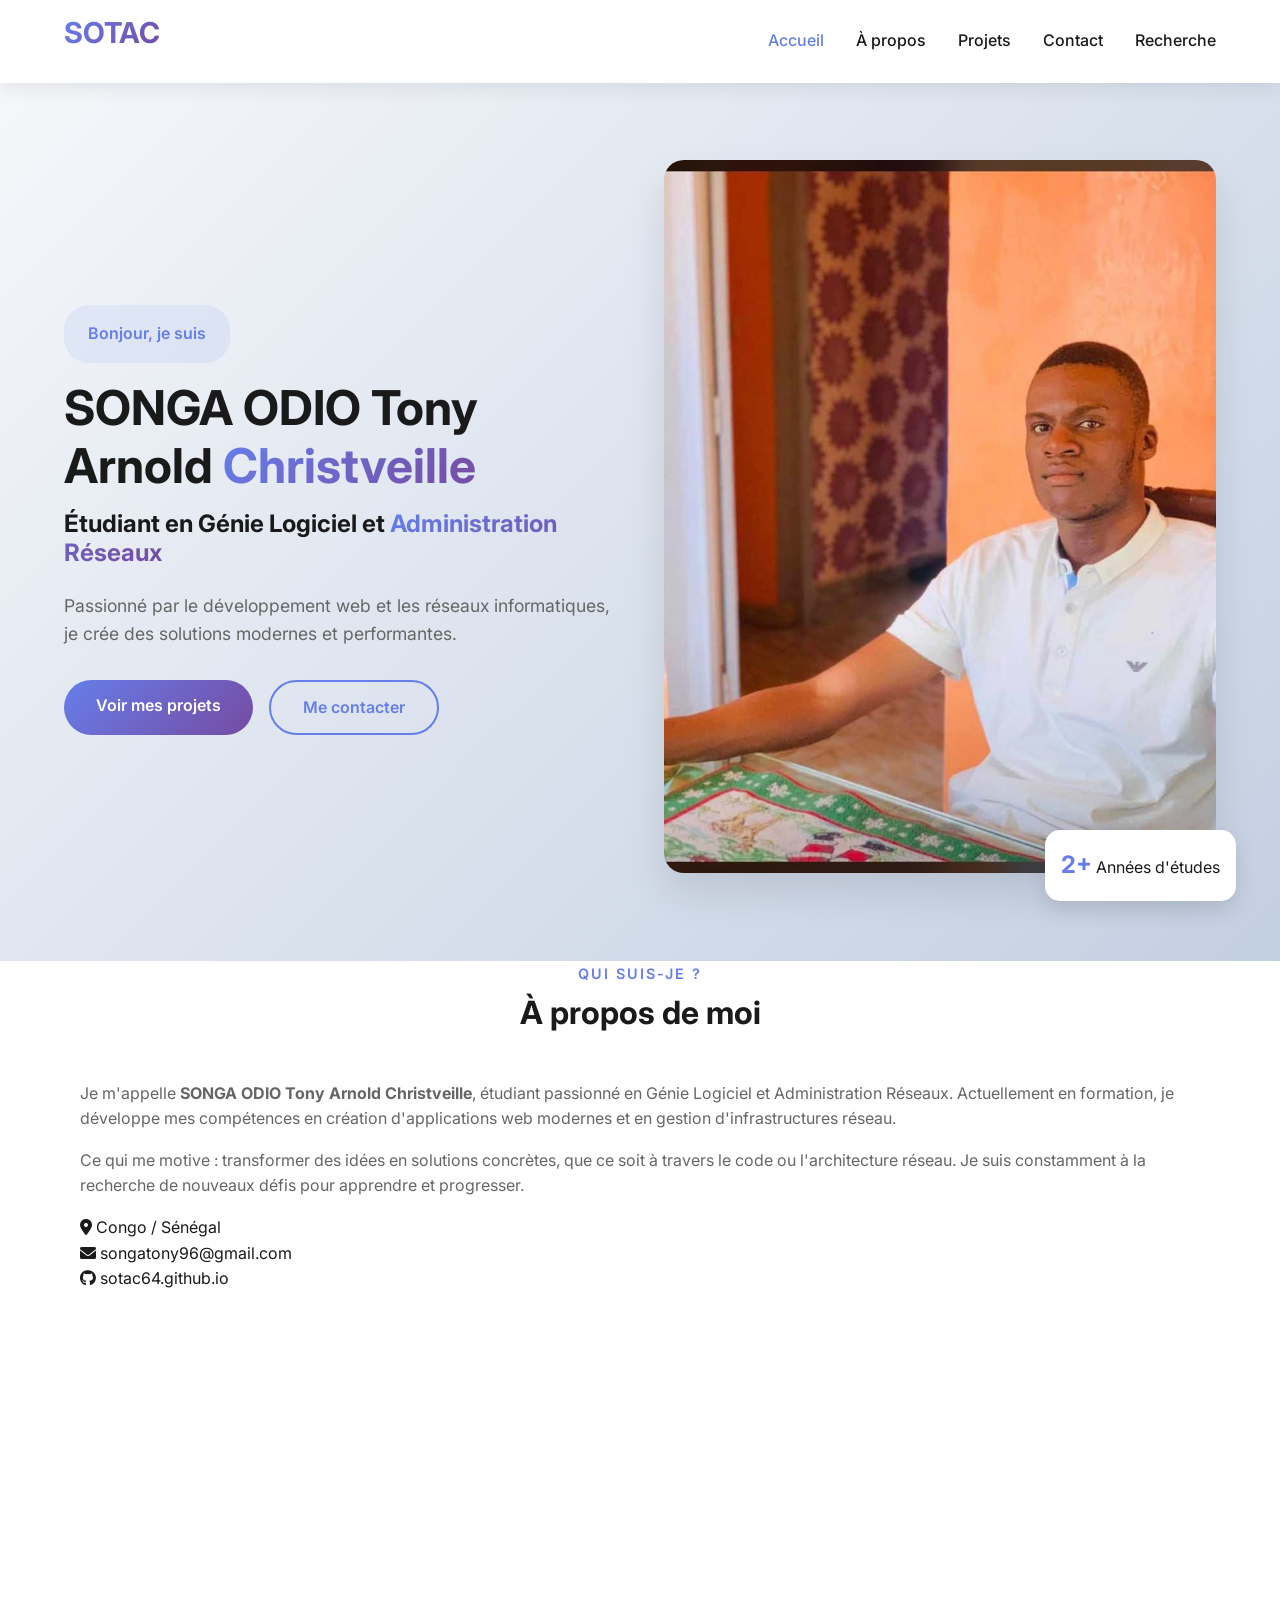
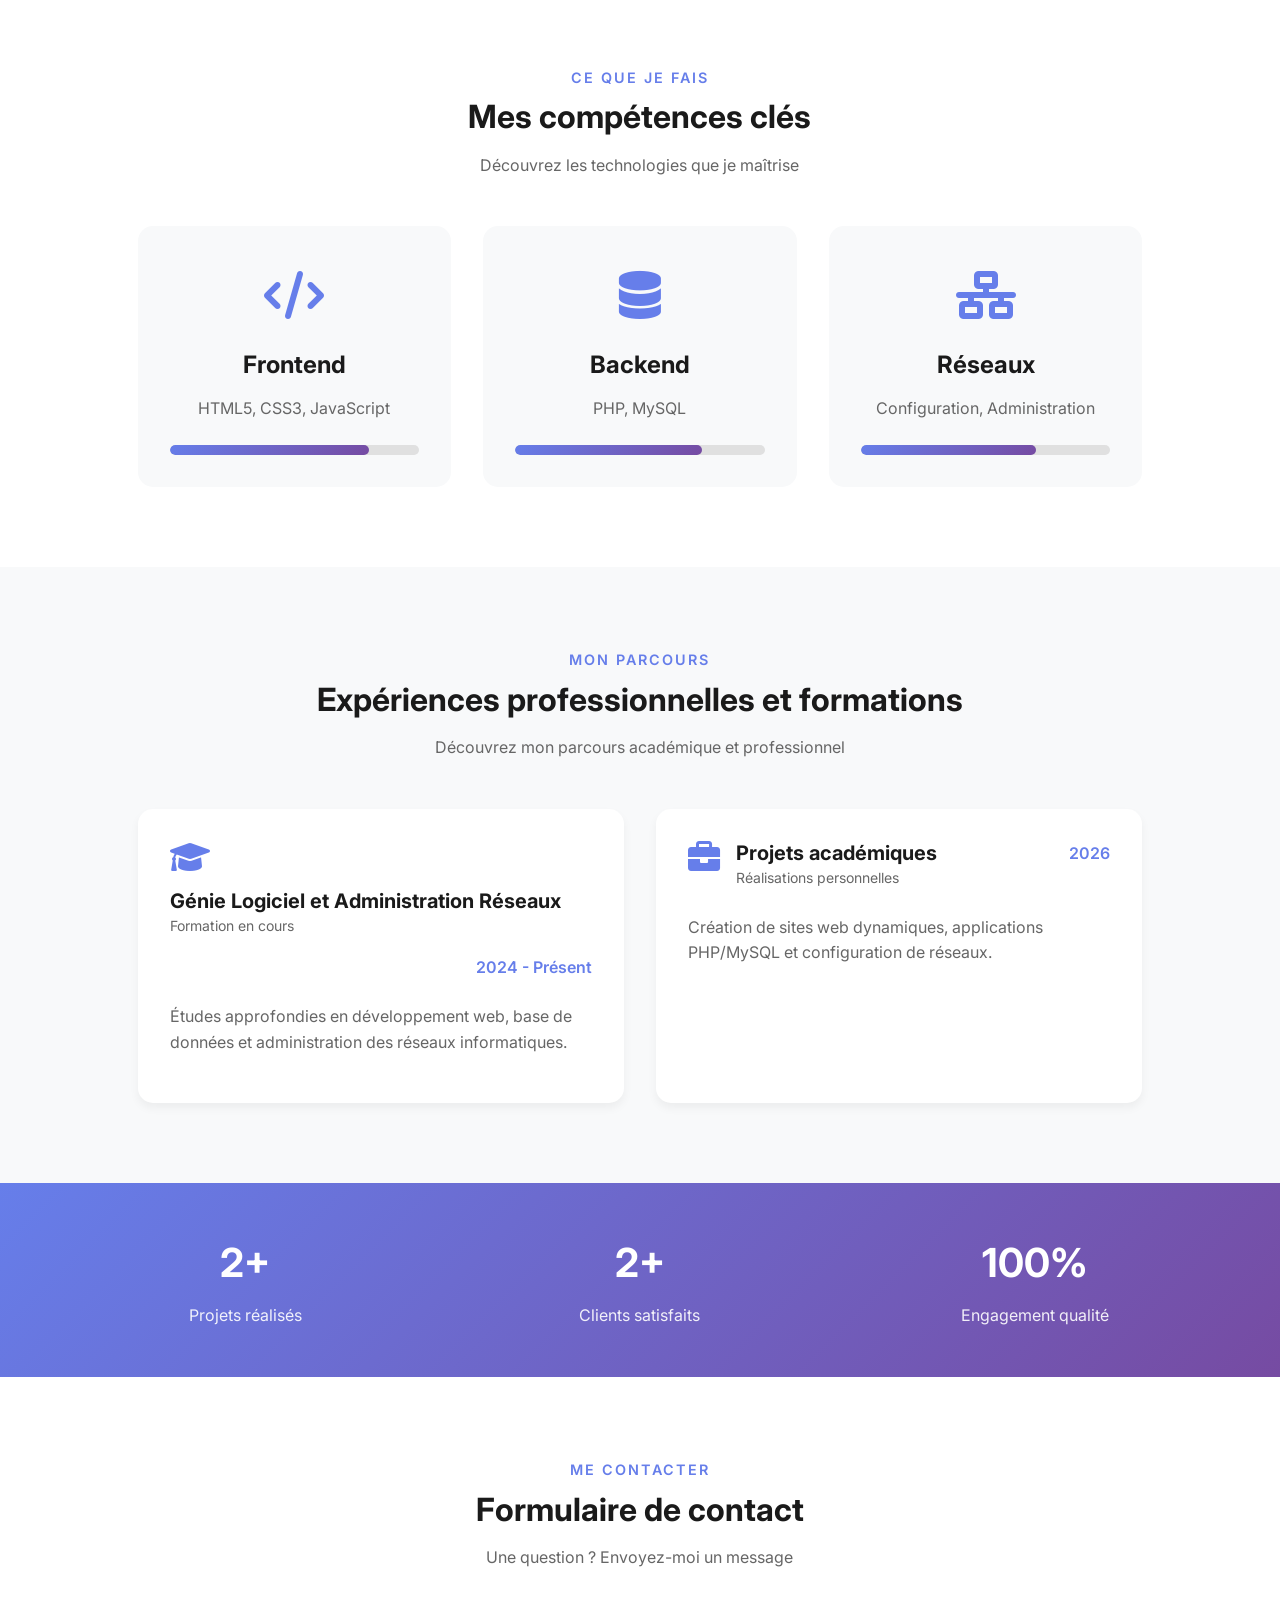
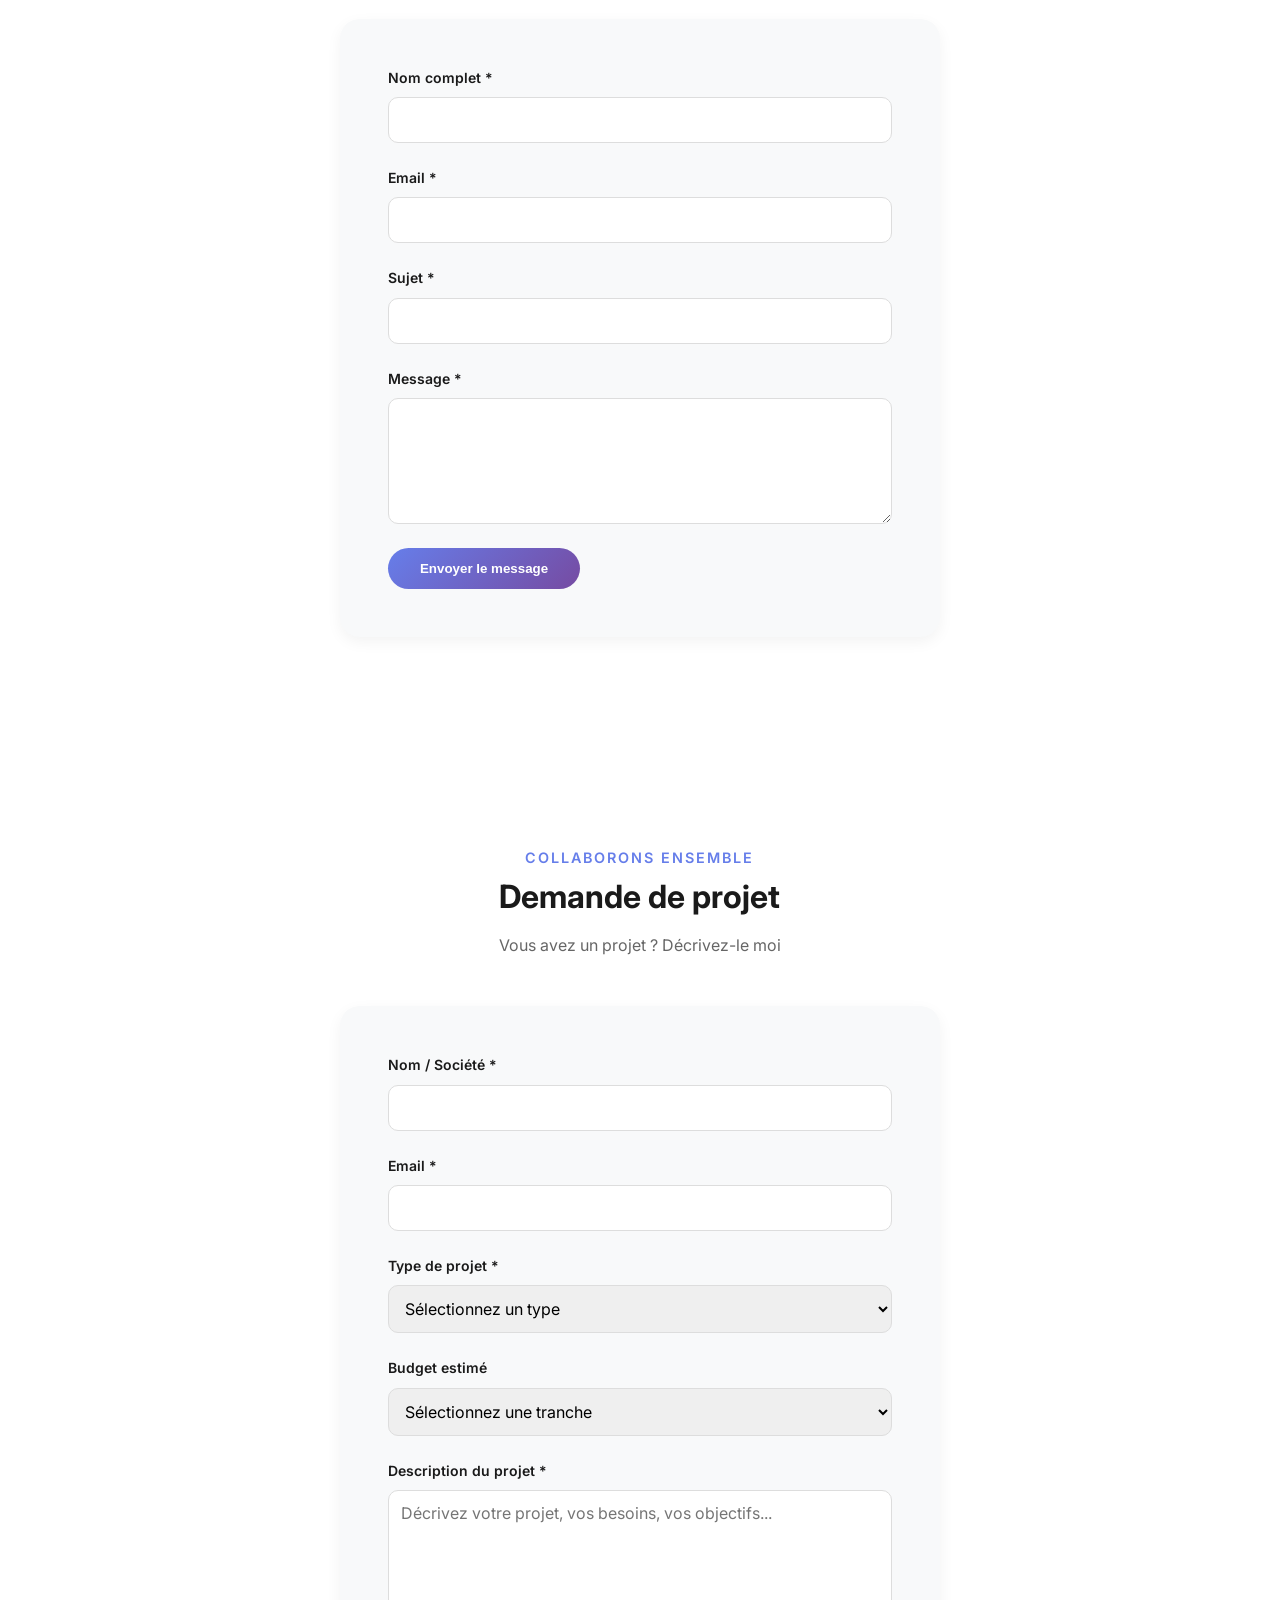
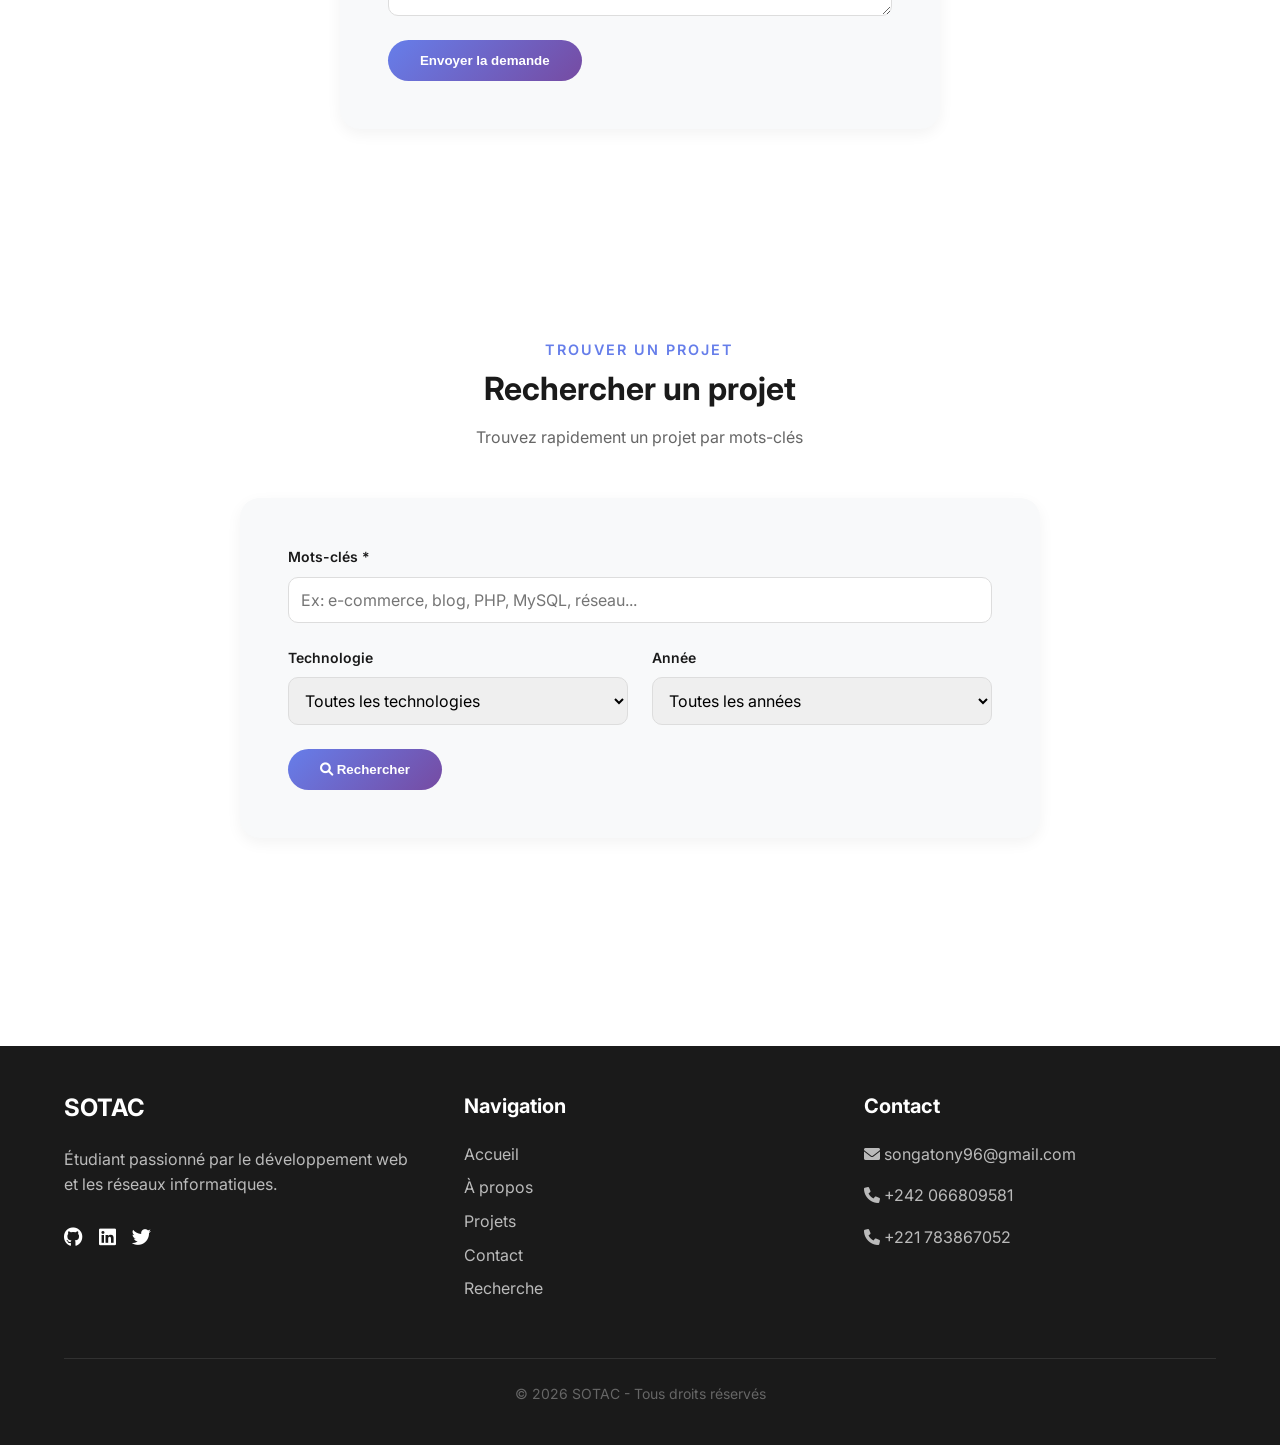
<file: index.html>
<!DOCTYPE html>
<html lang="fr">
<head>
    <meta name="google-site-verification" content="FKa8xDOsXv3A1sBE_I2PBZnvT7-zWxtOkHsKXaNgl08" />
    <meta charset="UTF-8">
    <meta name="viewport" content="width=device-width, initial-scale=1.0">
    <meta name="description" content="Portfolio de SOTAC - Étudiant en Génie Logiciel et Administration Réseaux. Découvrez mes compétences en développement web, PHP, MySQL et réseaux informatiques.">
    <title>Tony SONGA(SOTAC64)</title>
    <link rel="stylesheet" href="style.css/style.css">
    <link href="https://fonts.googleapis.com/css2?family=Inter:wght@300;400;500;600;700;800&display=swap" rel="stylesheet">
    <link rel="stylesheet" href="https://cdnjs.cloudflare.com/ajax/libs/font-awesome/6.0.0-beta3/css/all.min.css">
</head>
<body>
    <header>
        <div class="logo-container">
            <h1 class="logo">SOTAC</h1>
        </div>
        <nav>
            <ul class="nav-menu">
                <li><a href="index.html" class="active">Accueil</a></li>
                <li><a href="pages/à-propos.html">À propos</a></li>
                <li><a href="pages/projets.html">Projets</a></li>
                <li><a href="pages/contact.html">Contact</a></li>
                <li><a href="pages/recherche.html">Recherche</a></li>
            </ul>
            <div class="hamburger">
                <span></span>
                <span></span>
                <span></span>
            </div>
        </nav>
    </header>

    <main>
        <!-- SECTION HERO -->
        <section class="hero">
            <div class="hero-content">
                <div class="hero-text">
                    <span class="badge">Bonjour, je suis</span>
                    <h1>SONGA ODIO Tony Arnold <span class="highlight">Christveille</span></h1>
                    <h2>Étudiant en Génie Logiciel et <span class="highlight">Administration Réseaux</span></h2>
                    <p>Passionné par le développement web et les réseaux informatiques, je crée des solutions modernes et performantes.</p>
                    <div class="hero-buttons">
                        <a href="projets.html" class="btn btn-primary">Voir mes projets</a>
                        <a href="contact.html" class="btn btn-secondary">Me contacter</a>
                    </div>
                </div>
                <div class="hero-image">
                    <img src="./image/WhatsApp Image 2026-04-07 at 22.51.41.jpeg" alt="Photo SOTAC ">
                    <div class="floating-card experience">
                        <span class="number">2+</span>
                        <span class="label">Années d'études</span>
                    </div>
                </div>
            </div>
        </section>

        <!-- SECTION PRÉSENTATION -->
        <section class="about">
            <div class="container">
                <div class="section-header">
                    <span class="subtitle">Qui suis-je ?</span>
                    <h2>À propos de moi</h2>
                </div>
                <div class="about-content">
                    <div class="about-text">
                        <p>Je m'appelle <strong>SONGA ODIO Tony Arnold Christveille</strong>, étudiant passionné en Génie Logiciel et Administration Réseaux. Actuellement en formation, je développe mes compétences en création d'applications web modernes et en gestion d'infrastructures réseau.</p>
                        <p>Ce qui me motive : transformer des idées en solutions concrètes, que ce soit à travers le code ou l'architecture réseau. Je suis constamment à la recherche de nouveaux défis pour apprendre et progresser.</p>
                        <div class="personal-info">
                            <div class="info-item">
                                <i class="fas fa-map-marker-alt"></i>
                                <span>Congo / Sénégal</span>
                            </div>
                            <div class="info-item">
                                <i class="fas fa-envelope"></i>
                                <span>songatony96@gmail.com</span>
                            </div>
                            <div class="info-item">
                                <i class="fab fa-github"></i>
                                <span>sotac64.github.io</span>
                            </div>
                        </div>
                    </div>
                    <div class="about-stats">
                        <div class="stat-card">
                            <div class="stat-number">2+</div>
                            <div class="stat-label">Projets réalisés</div>
                        </div>
                        <div class="stat-card">
                            <div class="stat-number">2+</div>
                            <div class="stat-label">Clients satisfaits</div>
                        </div>
                        <div class="stat-card">
                            <div class="stat-number">100%</div>
                            <div class="stat-label">Engagement qualité</div>
                        </div>
                    </div>
                </div>
            </div>
        </section>

        
        <section class="services">
            <div class="container">
                <div class="section-header">
                    <span class="subtitle">Ce que je fais</span>
                    <h2>Mes compétences clés</h2>
                    <p>Découvrez les technologies que je maîtrise</p>
                </div>
                <div class="services-grid">
                    <div class="service-card">
                        <div class="icon"><i class="fas fa-code"></i></div>
                        <h3>Frontend</h3>
                        <p>HTML5, CSS3, JavaScript</p>
                        <div class="skill-bar-container">
                            <div class="skill-bar">
                                <div class="skill-progress" style="width: 80%"></div>
                            </div>
                        </div>
                    </div>
                    <div class="service-card">
                        <div class="icon"><i class="fas fa-database"></i></div>
                        <h3>Backend</h3>
                        <p>PHP, MySQL</p>
                        <div class="skill-bar-container">
                            <div class="skill-bar">
                                <div class="skill-progress" style="width: 75%"></div>
                            </div>
                        </div>
                    </div>
                    <div class="service-card">
                        <div class="icon"><i class="fas fa-network-wired"></i></div>
                        <h3>Réseaux</h3>
                        <p>Configuration, Administration</p>
                        <div class="skill-bar-container">
                            <div class="skill-bar">
                                <div class="skill-progress" style="width: 70%"></div>
                            </div>
                        </div>
                    </div>
                </div>
            </div>
        </section>

        
        <section class="experiences">
            <div class="container">
                <div class="section-header">
                    <span class="subtitle">Mon parcours</span>
                    <h2>Expériences professionnelles et formations</h2>
                    <p>Découvrez mon parcours académique et professionnel</p>
                </div>
                <div class="experiences-grid">
                    <div class="experience-card">
                        <div class="experience-header">
                            <i class="fas fa-graduation-cap"></i>
                            <div>
                                <h3>Génie Logiciel et Administration Réseaux</h3>
                                <span class="company">Formation en cours</span>
                            </div>
                            <span class="date">2024 - Présent</span>
                        </div>
                        <p>Études approfondies en développement web, base de données et administration des réseaux informatiques.</p>
                    </div>
                    <div class="experience-card">
                        <div class="experience-header">
                            <i class="fas fa-briefcase"></i>
                            <div>
                                <h3>Projets académiques</h3>
                                <span class="company">Réalisations personnelles</span>
                            </div>
                            <span class="date">2026</span>
                        </div>
                        <p>Création de sites web dynamiques, applications PHP/MySQL et configuration de réseaux.</p>
                    </div>
                </div>
            </div>
        </section>

        
        <section class="stats">
            <div class="stats-container">
                <div class="stat-item">
                    <span class="stat-number">2+</span>
                    <span class="stat-label">Projets réalisés</span>
                </div>
                <div class="stat-item">
                    <span class="stat-number">2+</span>
                    <span class="stat-label">Clients satisfaits</span>
                </div>
                <div class="stat-item">
                    <span class="stat-number">100%</span>
                    <span class="stat-label">Engagement qualité</span>
                </div>
            </div>
        </section>

        
        <section class="form-section">
            <div class="container">
                <div class="section-header">
                    <span class="subtitle">Me contacter</span>
                    <h2>Formulaire de contact</h2>
                    <p>Une question ? Envoyez-moi un message</p>
                </div>
                <div class="form-card">
                    <form action="#" method="POST" class="contact-form">
                        <div class="form-group">
                            <label for="name">Nom complet *</label>
                            <input type="text" id="name" name="name" required>
                        </div>
                        <div class="form-group">
                            <label for="email">Email *</label>
                            <input type="email" id="email" name="email" required>
                        </div>
                        <div class="form-group">
                            <label for="subject">Sujet *</label>
                            <input type="text" id="subject" name="subject" required>
                        </div>
                        <div class="form-group">
                            <label for="message">Message *</label>
                            <textarea id="message" name="message" rows="5" required></textarea>
                        </div>
                        <button type="submit" class="btn btn-primary">Envoyer le message</button>
                    </form>
                </div>
            </div>
        </section>

        
        <section class="form-section">
            <div class="container">
                <div class="section-header">
                    <span class="subtitle">Collaborons ensemble</span>
                    <h2>Demande de projet</h2>
                    <p>Vous avez un projet ? Décrivez-le moi</p>
                </div>
                <div class="form-card">
                    <form action="#" method="POST" class="contact-form">
                        <div class="form-group">
                            <label for="project-name">Nom / Société *</label>
                            <input type="text" id="project-name" name="project-name" required>
                        </div>
                        <div class="form-group">
                            <label for="project-email">Email *</label>
                            <input type="email" id="project-email" name="project-email" required>
                        </div>
                        <div class="form-group">
                            <label for="project-type">Type de projet *</label>
                            <select id="project-type" name="project-type" required>
                                <option value="">Sélectionnez un type</option>
                                <option value="site-vitrine">Site vitrine</option>
                                <option value="e-commerce">Site e-commerce</option>
                                <option value="application">Application web</option>
                                <option value="blog">Blog / CMS</option>
                                <option value="reseau">Infrastructure réseau</option>
                                <option value="autre">Autre</option>
                            </select>
                        </div>
                        <div class="form-group">
                            <label for="budget">Budget estimé</label>
                            <select id="budget" name="budget">
                                <option value="">Sélectionnez une tranche</option>
                                <option value="50000-100000">50000F - 100000F</option>
                                <option value="100000-300000">100000F - 300000F</option>
                                <option value="300000-500000">300000F - 500000F</option>
                                <option value="500000+">500000F+</option>
                            </select>
                        </div>
                        <div class="form-group">
                            <label for="project-description">Description du projet *</label>
                            <textarea id="project-description" name="project-description" rows="5" placeholder="Décrivez votre projet, vos besoins, vos objectifs..." required></textarea>
                        </div>
                        <button type="submit" class="btn btn-primary">Envoyer la demande</button>
                    </form>
                </div>
            </div>
        </section>

        
        <section class="form-section">
            <div class="container">
                <div class="section-header">
                    <span class="subtitle">Trouver un projet</span>
                    <h2>Rechercher un projet</h2>
                    <p>Trouvez rapidement un projet par mots-clés</p>
                </div>
                <div class="form-card search-card">
                    <form action="recherche.html" method="GET" class="search-form">
                        <div class="form-group">
                            <label for="keywords">Mots-clés *</label>
                            <input type="text" id="keywords" name="keywords" placeholder="Ex: e-commerce, blog, PHP, MySQL, réseau..." required>
                        </div>
                        <div class="form-row">
                            <div class="form-group">
                                <label for="technology">Technologie</label>
                                <select id="technology" name="technology">
                                    <option value="">Toutes les technologies</option>
                                    <option value="php">PHP</option>
                                    <option value="mysql">MySQL</option>
                                    <option value="javascript">JavaScript</option>
                                    <option value="html-css">HTML/CSS</option>
                                    <option value="reseau">Réseaux</option>
                                </select>
                            </div>
                            <div class="form-group">
                                <label for="year">Année</label>
                                <select id="year" name="year">
                                    <option value="">Toutes les années</option>
                                    <option value="2024">2026</option>
                                    <option value="2023">2025</option>
                                    <option value="2022">2024</option>
                                </select>
                            </div>
                        </div>
                        <button type="submit" class="btn btn-primary">
                            <i class="fas fa-search"></i> Rechercher
                        </button>
                    </form>
                </div>
            </div>
        </section>
    </main>

    <footer>
        <div class="footer-content">
            <div class="footer-section">
                <h3>SOTAC</h3>
                <p>Étudiant passionné par le développement web et les réseaux informatiques.</p>
                <div class="social-links">
                    <a href="https://Sotac64.github.io/" aria-label="Profil GitHub de SOTAC" target="_blank">
  <i class="fab fa-github"></i>
</a>
                    <a href="#" aria-label="Profil LinkedIn de SOTAC"><i class="fab fa-linkedin"></i></a>
                    <a href="#" aria-label="Compte Twitter de SOTAC"><i class="fab fa-twitter"></i></a>
                </div>
            </div>
            <div class="footer-section">
                <h4>Navigation</h4>
                <ul>
                    <li><a href="index.html">Accueil</a></li>
                    <li><a href="pages/à-propos.html">À propos</a></li>
                    <li><a href="pages/projets.html">Projets</a></li>
                    <li><a href="pages/contact.html">Contact</a></li>
                    <li><a href="pages/recherche.html">Recherche</a></li>
                </ul>
            </div>
            <div class="footer-section">
                <h4>Contact</h4>
                <p><i class="fas fa-envelope"></i> songatony96@gmail.com</p>
                <p><i class="fas fa-phone"></i> +242 066809581</p>
                <p><i class="fas fa-phone"></i> +221 783867052</p>
            </div>
        </div>
        <div class="footer-bottom">
            <p>&copy; 2026 SOTAC - Tous droits réservés</p>
        </div>
    </footer>
</body>
</html>
</file>
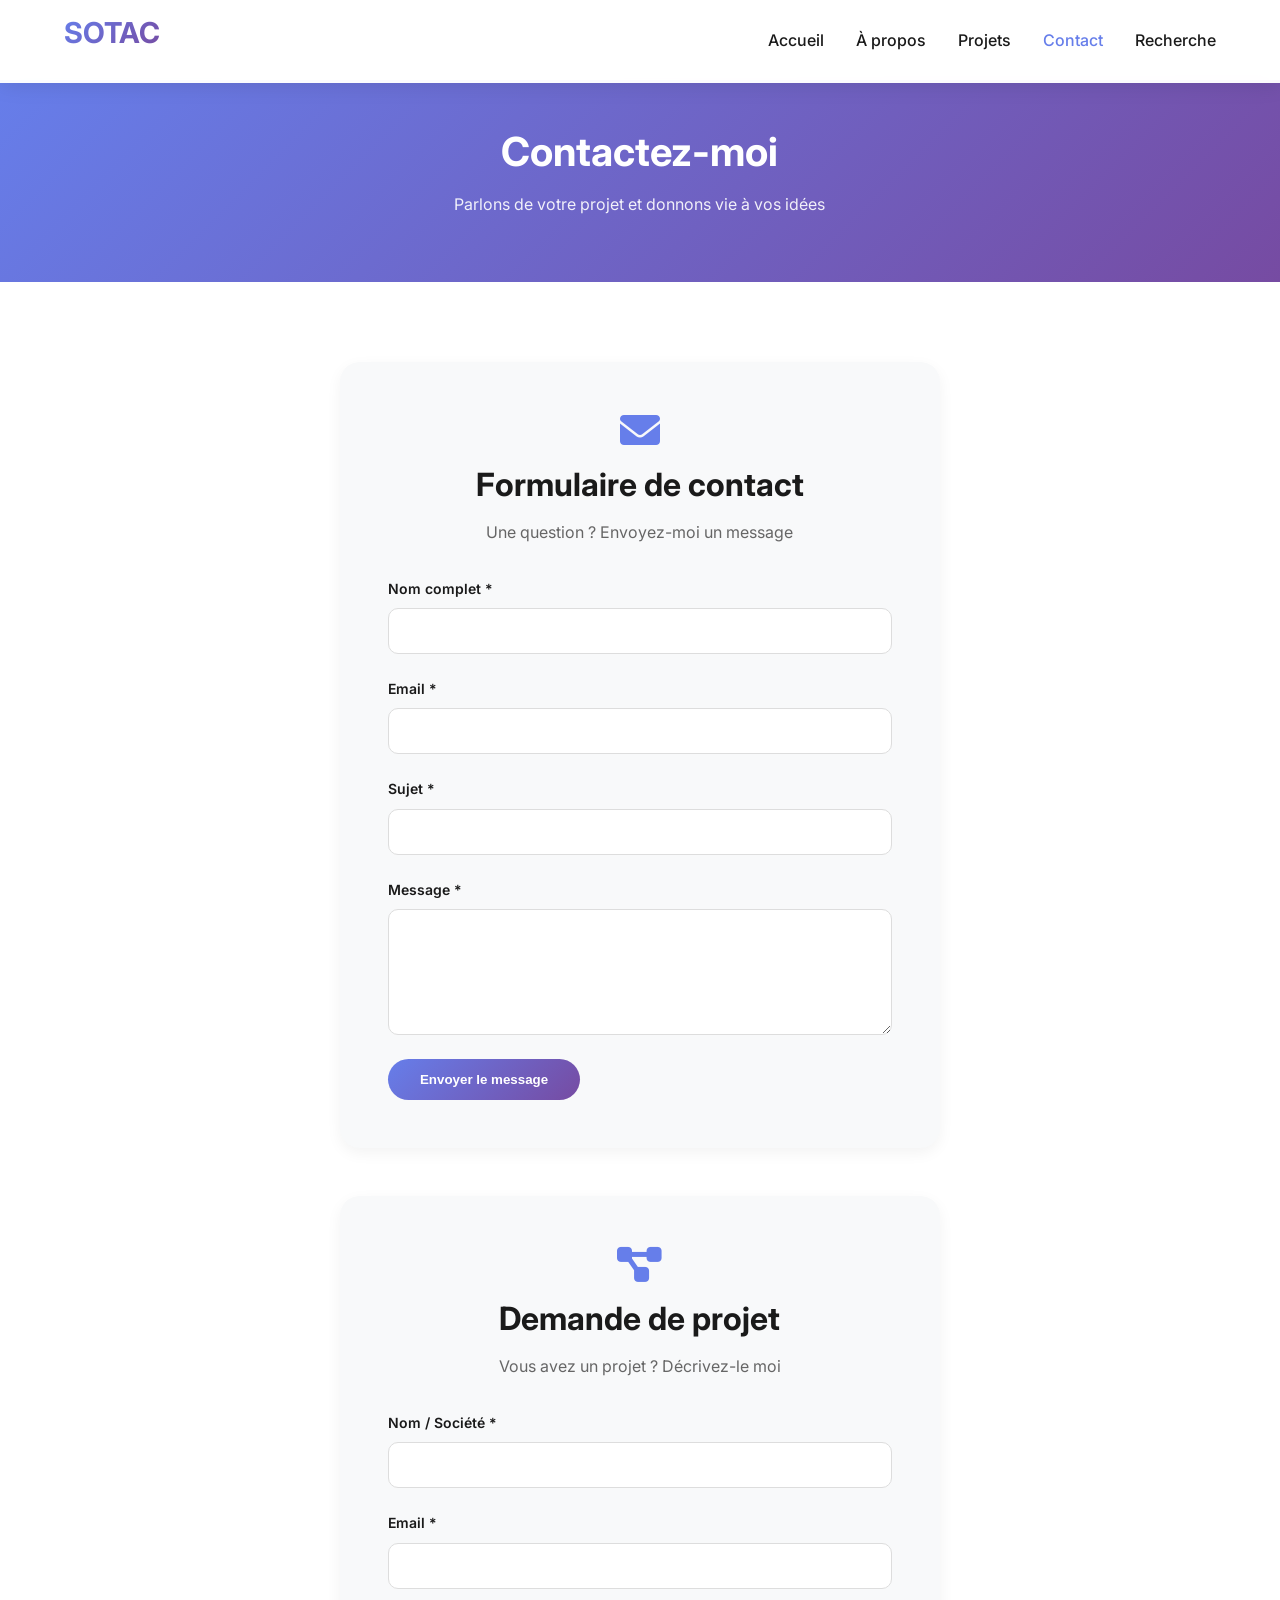
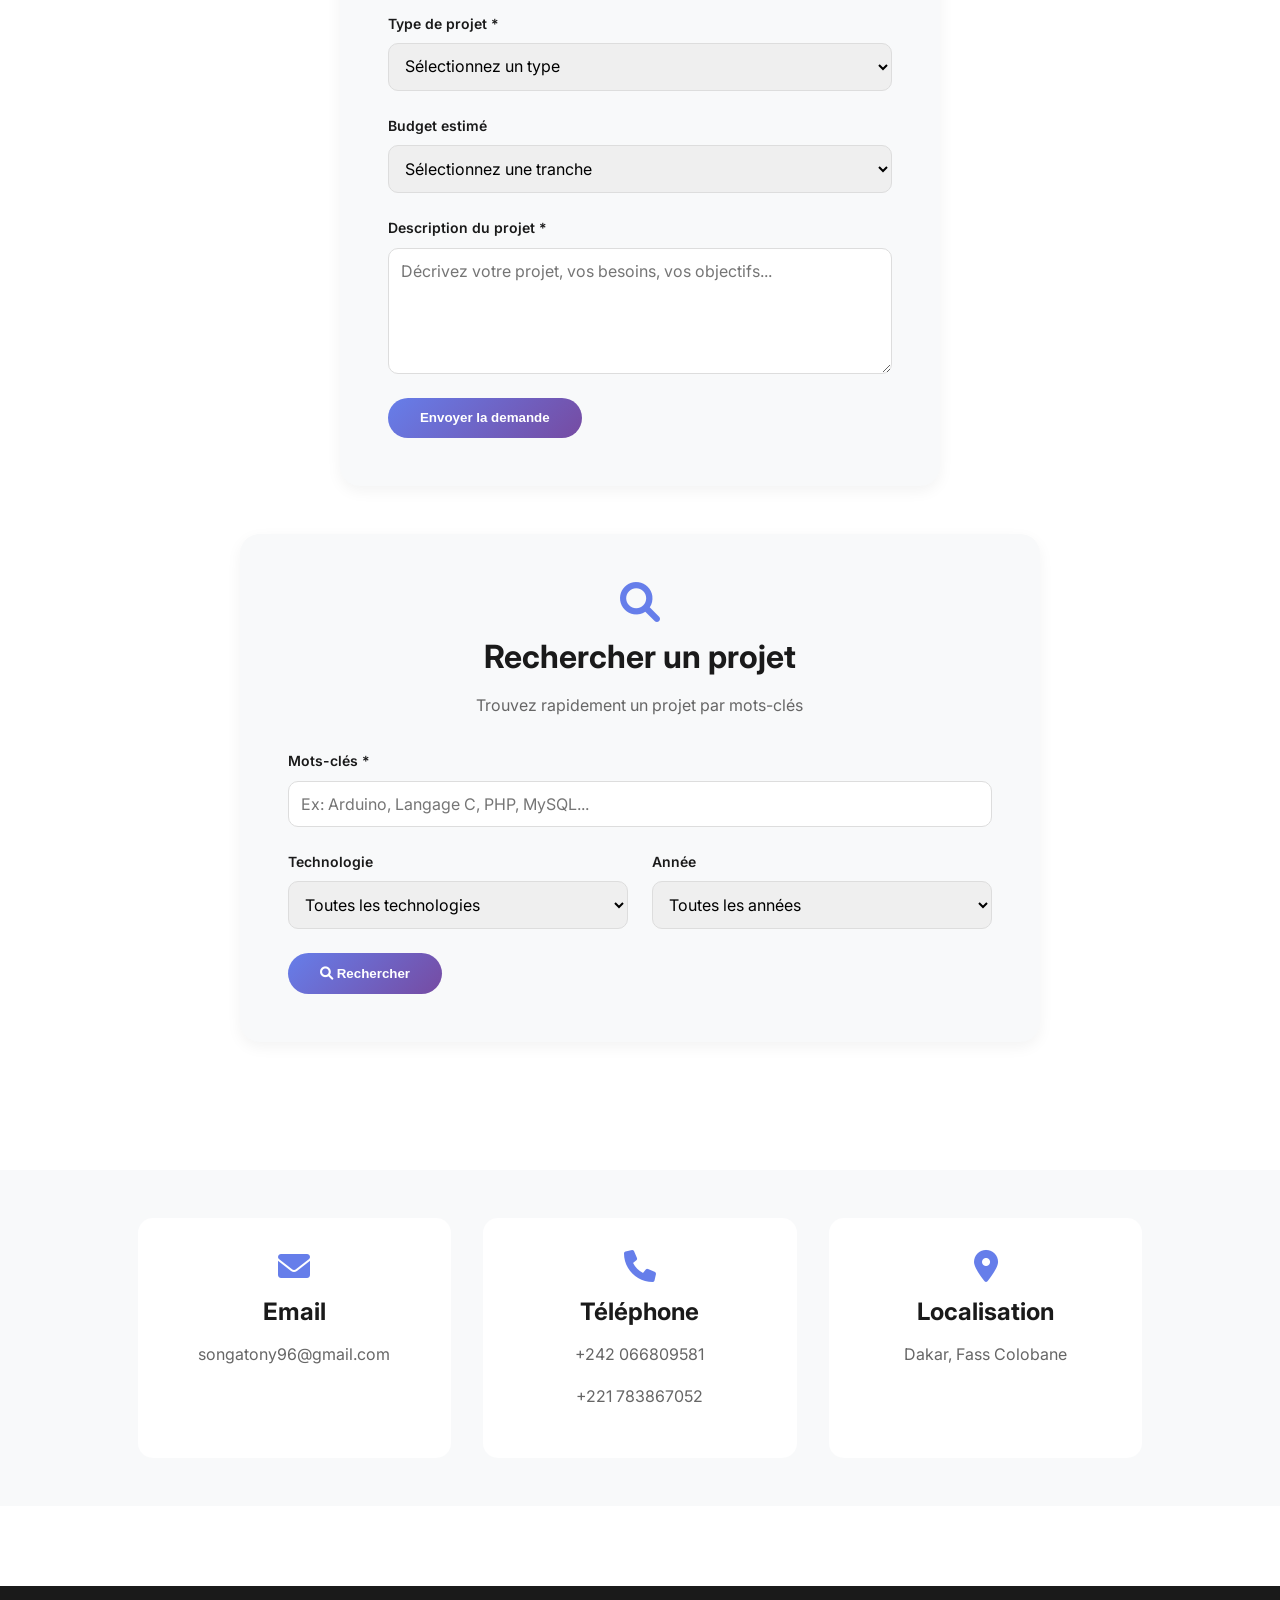
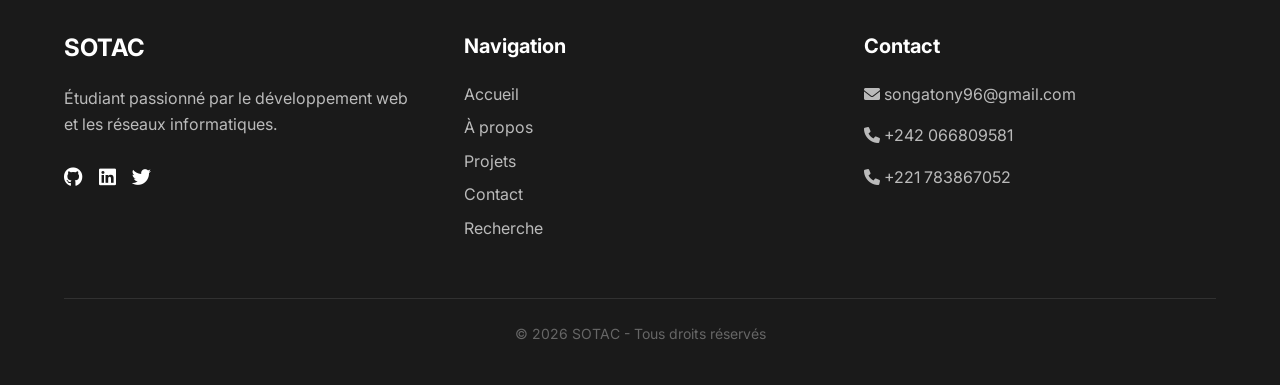
<file: pages/contact.html>
<!DOCTYPE html>
<html lang="fr">
<head>
    <meta charset="UTF-8">
    <meta name="viewport" content="width=device-width, initial-scale=1.0">
    <meta name="description" content="Contactez SOTAC - Formulaire de contact, demande de projet et recherche de projets par mots-clés.">
    <title>SOTAC - Contact</title>
    <link rel="stylesheet" href="../style.css/style.css">
    <link href="https://fonts.googleapis.com/css2?family=Inter:wght@300;400;500;600;700&display=swap" rel="stylesheet">
    <link rel="stylesheet" href="https://cdnjs.cloudflare.com/ajax/libs/font-awesome/6.0.0-beta3/css/all.min.css">
</head>
<body>
    <header>
        <div class="logo-container">
            <h1 class="logo">SOTAC</h1>
        </div>
        <nav>
            <ul class="nav-menu">
                <li><a href="../index.html">Accueil</a></li>
                <li><a href="../pages/à-propos.html">À propos</a></li>
                <li><a href="../pages/projets.html">Projets</a></li>
                <li><a href="../pages/contact.html" class="active">Contact</a></li>
                <li><a href="../pages/recherche.html">Recherche</a></li>
            </ul>
            <div class="hamburger">
                <span></span>
                <span></span>
                <span></span>
            </div>
        </nav>
    </header>

    <main>
        <section class="page-header">
            <div class="container">
                <h1>Contactez-moi</h1>
                <p>Parlons de votre projet et donnons vie à vos idées</p>
            </div>
        </section>

        <!-- SECTION FORMULAIRES -->
        <section class="form-section">
            <div class="container">
                <!-- FORMULAIRE 1 : CONTACT -->
                <div class="form-card">
                    <div class="form-header">
                        <i class="fas fa-envelope"></i>
                        <h2>Formulaire de contact</h2>
                        <p>Une question ? Envoyez-moi un message</p>
                    </div>
                    <form action="#" method="POST" class="contact-form">
                        <div class="form-group">
                            <label for="name">Nom complet *</label>
                            <input type="text" id="name" name="name" required>
                        </div>
                        <div class="form-group">
                            <label for="email">Email *</label>
                            <input type="email" id="email" name="email" required>
                        </div>
                        <div class="form-group">
                            <label for="subject">Sujet *</label>
                            <input type="text" id="subject" name="subject" required>
                        </div>
                        <div class="form-group">
                            <label for="message">Message *</label>
                            <textarea id="message" name="message" rows="5" required></textarea>
                        </div>
                        <button type="submit" class="btn btn-primary">Envoyer le message</button>
                    </form>
                </div>

                <!-- FORMULAIRE 2 : DEMANDE DE PROJET -->
                <div class="form-card">
                    <div class="form-header">
                        <i class="fas fa-project-diagram"></i>
                        <h2>Demande de projet</h2>
                        <p>Vous avez un projet ? Décrivez-le moi</p>
                    </div>
                    <form action="#" method="POST" class="contact-form">
                        <div class="form-group">
                            <label for="project-name">Nom / Société *</label>
                            <input type="text" id="project-name" name="project-name" required>
                        </div>
                        <div class="form-group">
                            <label for="project-email">Email *</label>
                            <input type="email" id="project-email" name="project-email" required>
                        </div>
                        <div class="form-group">
                            <label for="project-type">Type de projet *</label>
                            <select id="project-type" name="project-type" required>
                                <option value="">Sélectionnez un type</option>
                                <option value="site-vitrine">Site vitrine</option>
                                <option value="e-commerce">Site e-commerce</option>
                                <option value="application">Application web</option>
                                <option value="blog">Blog / CMS</option>
                                <option value="reseau">Infrastructure réseau</option>
                                <option value="autre">Autre</option>
                            </select>
                        </div>
                        <div class="form-group">
                            <label for="budget">Budget estimé</label>
                            <select id="budget" name="budget">
                                <option value="">Sélectionnez une tranche</option>
                                <option value="500OO-100000">50000F - 100000F</option>
                                <option value="100000-300000">100000F - 300000F</option>
                                <option value="300000-500000">300000F- 500000F</option>
                                <option value="500000+">500000F+</option>
                            </select>
                        </div>
                        <div class="form-group">
                            <label for="project-description">Description du projet *</label>
                            <textarea id="project-description" name="project-description" rows="5" placeholder="Décrivez votre projet, vos besoins, vos objectifs..." required></textarea>
                        </div>
                        <button type="submit" class="btn btn-primary">Envoyer la demande</button>
                    </form>
                </div>

                <!-- FORMULAIRE 3 : RECHERCHE DE PROJET PAR MOTS-CLÉS -->
                <div class="form-card search-card">
                    <div class="form-header">
                        <i class="fas fa-search"></i>
                        <h2>Rechercher un projet</h2>
                        <p>Trouvez rapidement un projet par mots-clés</p>
                    </div>
                    <form action="recherche.html" method="GET" class="search-form">
                        <div class="form-group">
                            <label for="keywords">Mots-clés *</label>
                            <input type="text" id="keywords" name="keywords" placeholder="Ex: Arduino, Langage C, PHP, MySQL..." required>
                        </div>
                        <div class="form-row">
                            <div class="form-group">
                                <label for="technology">Technologie</label>
                                <select id="technology" name="technology">
                                    <option value="">Toutes les technologies</option>
                                    <option value="arduino">Arduino</option>
                                    <option value="langage-c">Langage C</option>
                                    <option value="php">PHP</option>
                                    <option value="mysql">MySQL</option>
                                    <option value="html-css">HTML/CSS</option>
                                </select>
                            </div>
                            <div class="form-group">
                                <label for="year">Année</label>
                                <select id="year" name="year">
                                    <option value="">Toutes les années</option>
                                    <option value="2026">2026</option>
                                    <option value="2025">2025</option>
                                    <option value="2024">2024</option>
                                </select>
                            </div>
                        </div>
                        <button type="submit" class="btn btn-primary">
                            <i class="fas fa-search"></i> Rechercher
                        </button>
                    </form>
                </div>
            </div>
        </section>

        <!-- SECTION INFORMATIONS DE CONTACT -->
        <section class="contact-info-section">
            <div class="container">
                <div class="contact-info-grid">
                    <div class="contact-card">
                        <i class="fas fa-envelope"></i>
                        <h3>Email</h3>
                        <p>songatony96@gmail.com</p>
                    </div>
                    <div class="contact-card">
                        <i class="fas fa-phone"></i>
                        <h3>Téléphone</h3>
                        <p>+242 066809581</p>
                        <p>+221 783867052</p>
                    </div>
                    <div class="contact-card">
                        <i class="fas fa-map-marker-alt"></i>
                        <h3>Localisation</h3>
                        <p>Dakar, Fass Colobane</p>
                    </div>
                </div>
            </div>
        </section>
    </main>

    <footer>
        <div class="footer-content">
            <div class="footer-section">
                <h3>SOTAC</h3>
                <p>Étudiant passionné par le développement web et les réseaux informatiques.</p>
                <div class="social-links">
                    <a href="#" aria-label="GitHub"><i class="fab fa-github"></i></a>
                    <a href="#" aria-label="LinkedIn"><i class="fab fa-linkedin"></i></a>
                    <a href="#" aria-label="Twitter"><i class="fab fa-twitter"></i></a>
                </div>
            </div>
            <div class="footer-section">
                <h4>Navigation</h4>
                <ul>
                    <li><a href="../index.html">Accueil</a></li>
                    <li><a href="../pages/à-propos.html">À propos</a></li>
                    <li><a href="../pages/projets.html">Projets</a></li>
                    <li><a href="../pages/contact.html">Contact</a></li>
                    <li><a href="../pages/recherche.html">Recherche</a></li>
                </ul>
            </div>
            <div class="footer-section">
                <h4>Contact</h4>
                <p><i class="fas fa-envelope"></i> songatony96@gmail.com</p>
                <p><i class="fas fa-phone"></i> +242 066809581</p>
                <p><i class="fas fa-phone"></i> +221 783867052</p>
            </div>
        </div>
        <div class="footer-bottom">
            <p>&copy; 2026 SOTAC - Tous droits réservés</p>
        </div>
    </footer>
</body>
</html>
</file>
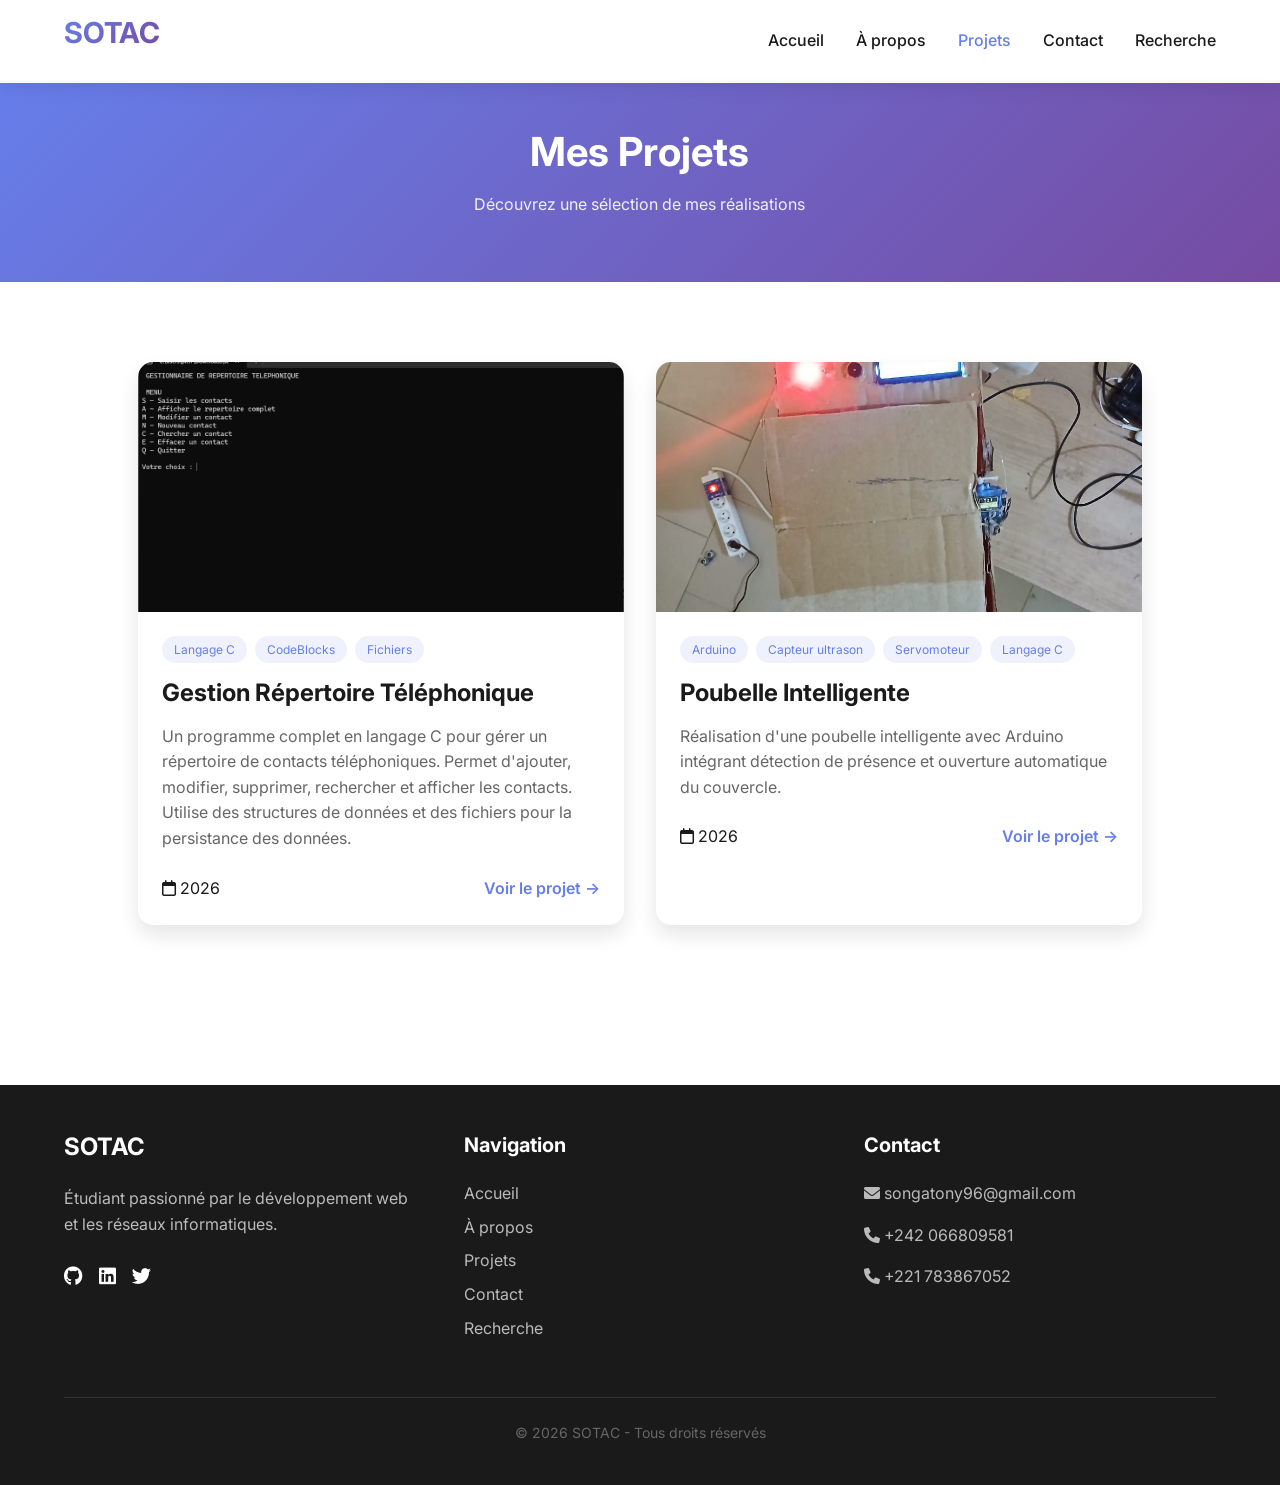
<file: pages/projets.html>
<!DOCTYPE html>
<html lang="fr">
<head>
    <meta charset="UTF-8">
    <meta name="viewport" content="width=device-width, initial-scale=1.0">
    <meta name="description" content="Découvrez les projets réalisés par SOTAC - Gestion répertoire téléphonique et poubelle intelligente.">
    <title>SOTAC - Mes projets</title>
    <link rel="stylesheet" href="../style.css/style.css">
    <link href="https://fonts.googleapis.com/css2?family=Inter:wght@300;400;500;600;700&display=swap" rel="stylesheet">
    <link rel="stylesheet" href="https://cdnjs.cloudflare.com/ajax/libs/font-awesome/6.0.0-beta3/css/all.min.css">
</head>
<body>
    <header>
        <div class="logo-container">
            <h1 class="logo">SOTAC</h1>
        </div>
        <nav>
            <ul class="nav-menu">
                <li><a href="../index.html">Accueil</a></li>
                <li><a href="../pages/à-propos.html">À propos</a></li>
                <li><a href="pages/projets.html" class="active">Projets</a></li>
                <li><a href="../pages/contact.html">Contact</a></li>
                <li><a href="../pages/recherche.html">Recherche</a></li>
            </ul>
            <div class="hamburger">
                <span></span>
                <span></span>
                <span></span>
            </div>
        </nav>
    </header>

    <main>
        <section class="page-header">
            <div class="container">
                <h1>Mes Projets</h1>
                <p>Découvrez une sélection de mes réalisations</p>
            </div>
        </section>

        <section class="projects-section">
            <div class="container">
                <div class="projects-grid">
                    <!-- PROJET 1 : Gestion Répertoire Téléphonique -->
                    <div class="project-card">
                        <div class="project-image">
                            <img src="../image/WhatsApp Image 2026-04-08 at 17.18.08.jpeg" alt="Capture d'ecran projet langage C">
                            <div class="project-overlay">
                                <a href="#" class="btn-view">Voir le projet</a>
                            </div>
                        </div>
                        <div class="project-info">
                            <div class="project-tags">
                                <span>Langage C</span>
                                <span>CodeBlocks</span>
                                <span>Fichiers</span>
                            </div>
                            <h3>Gestion Répertoire Téléphonique</h3>
                            <p>Un programme complet en langage C pour gérer un répertoire de contacts téléphoniques. Permet d'ajouter, modifier, supprimer, rechercher et afficher les contacts. Utilise des structures de données et des fichiers pour la persistance des données.</p>
                            <div class="project-meta">
                                <span><i class="far fa-calendar"></i> 2026</span>
                                <a href="#" class="project-link">Voir le projet →</a>
                            </div>
                        </div>
                    </div>

                    <!-- PROJET 2 : Poubelle Intelligente -->
                    <div class="project-card">
                        <div class="project-image">
                            <img src="../image/image.png" alt="Capture d'écran du projet Poubelle Intelligente avec Arduino">
                            <div class="project-overlay">
                                <a href="#" class="btn-view">Voir le projet</a>
                            </div>
                        </div>
                        <div class="project-info">
                            <div class="project-tags">
                                <span>Arduino</span>
                                <span>Capteur ultrason</span>
                                <span>Servomoteur</span>
                                <span>Langage C</span>
                            </div>
                            <h3>Poubelle Intelligente</h3>
                            <p>Réalisation d'une poubelle intelligente avec Arduino intégrant détection de présence et ouverture automatique du couvercle.</p>
                            <div class="project-meta">
                                <span><i class="far fa-calendar"></i> 2026</span>
                                <a href="#" class="project-link">Voir le projet →</a>
                            </div>
                        </div>
                    </div>
                </div>
            </div>
        </section>
    </main>

    <footer>
        <div class="footer-content">
            <div class="footer-section">
                <h3>SOTAC</h3>
                <p>Étudiant passionné par le développement web et les réseaux informatiques.</p>
                <div class="social-links">
                    <a href="#" aria-label="GitHub"><i class="fab fa-github"></i></a>
                    <a href="#" aria-label="LinkedIn"><i class="fab fa-linkedin"></i></a>
                    <a href="#" aria-label="Twitter"><i class="fab fa-twitter"></i></a>
                </div>
            </div>
            <div class="footer-section">
                <h4>Navigation</h4>
                <ul>
                    <li><a href="../index.html">Accueil</a></li>
                    <li><a href="../pages/à-propos.html">À propos</a></li>
                    <li><a href="../pages/projets.html">Projets</a></li>
                    <li><a href="../pages/contact.html">Contact</a></li>
                    <li><a href="../pages/recherche.html">Recherche</a></li>
                </ul>
            </div>
            <div class="footer-section">
                <h4>Contact</h4>
                <p><i class="fas fa-envelope"></i> songatony96@gmail.com</p>
                <p><i class="fas fa-phone"></i> +242 066809581</p>
                <p><i class="fas fa-phone"></i> +221 783867052</p>
            </div>
        </div>
        <div class="footer-bottom">
            <p>&copy; 2026 SOTAC - Tous droits réservés</p>
        </div>
    </footer>
</body>
</html>
</file>
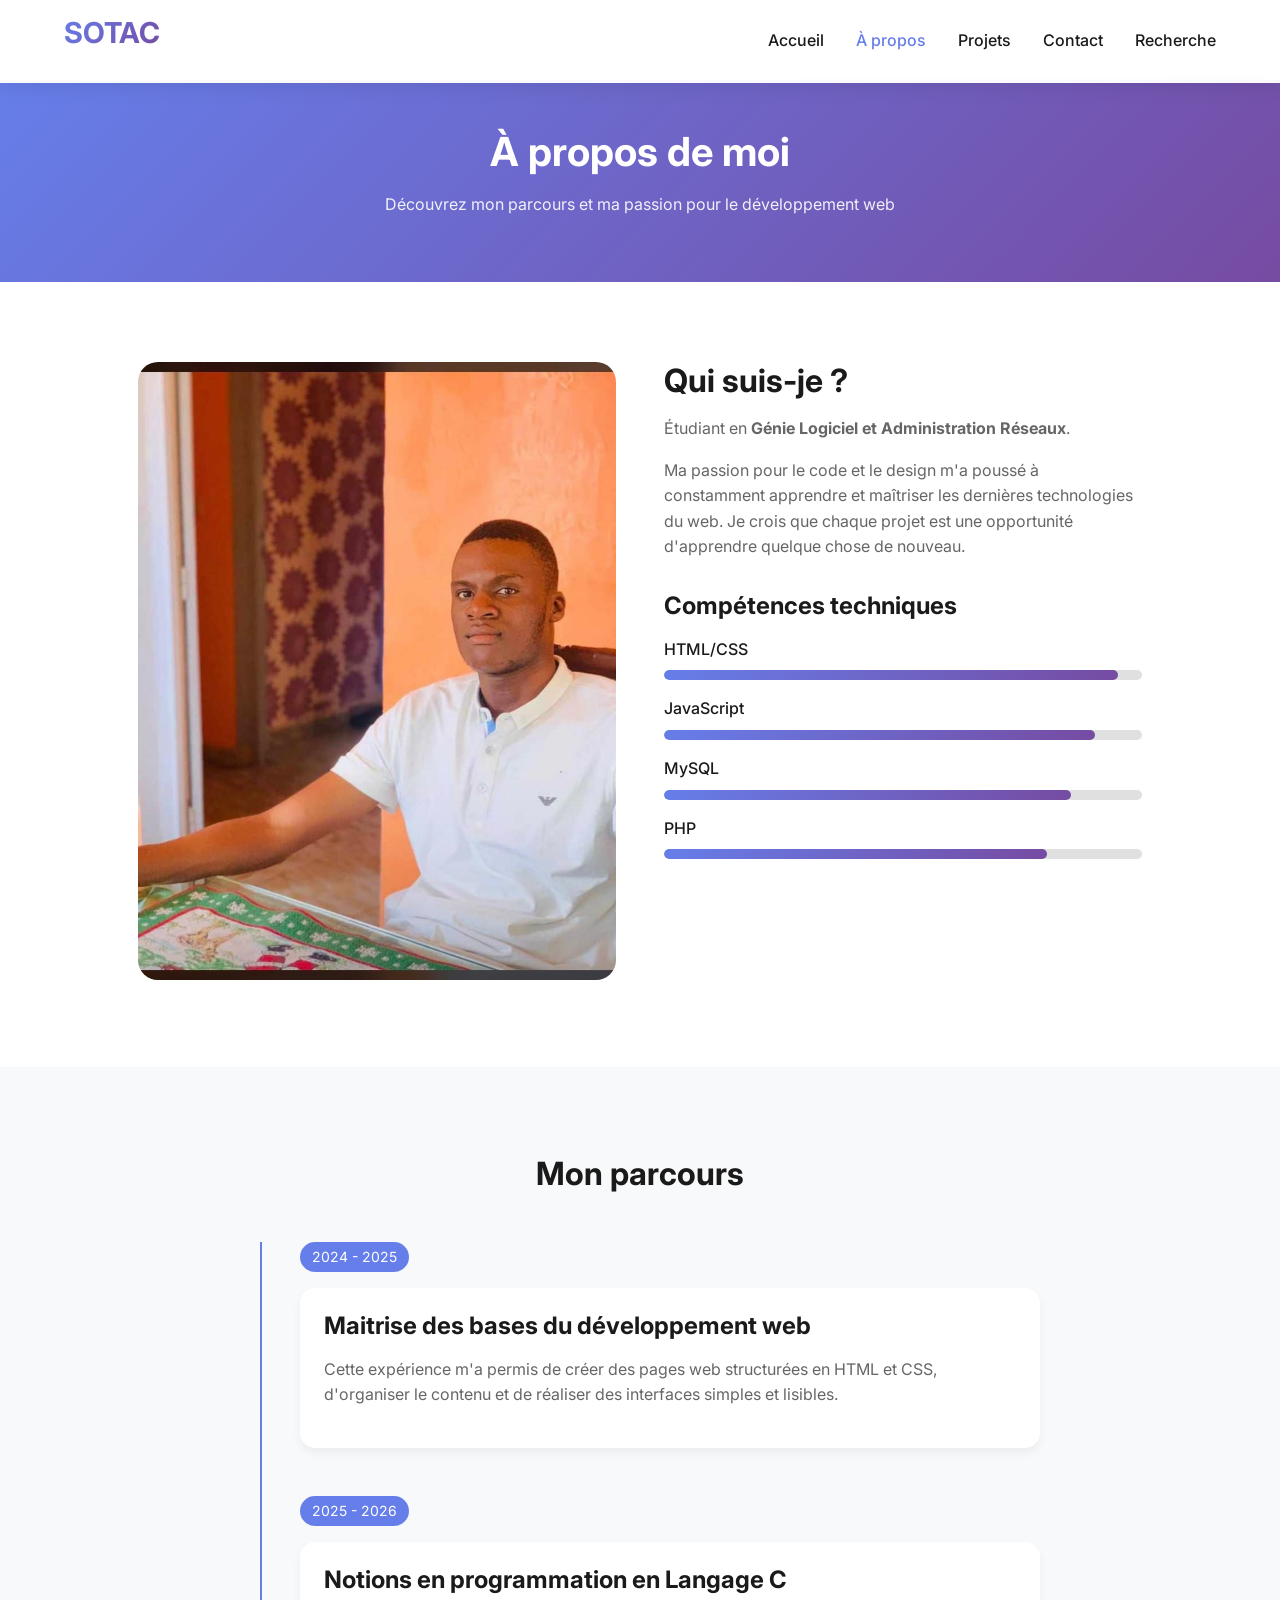
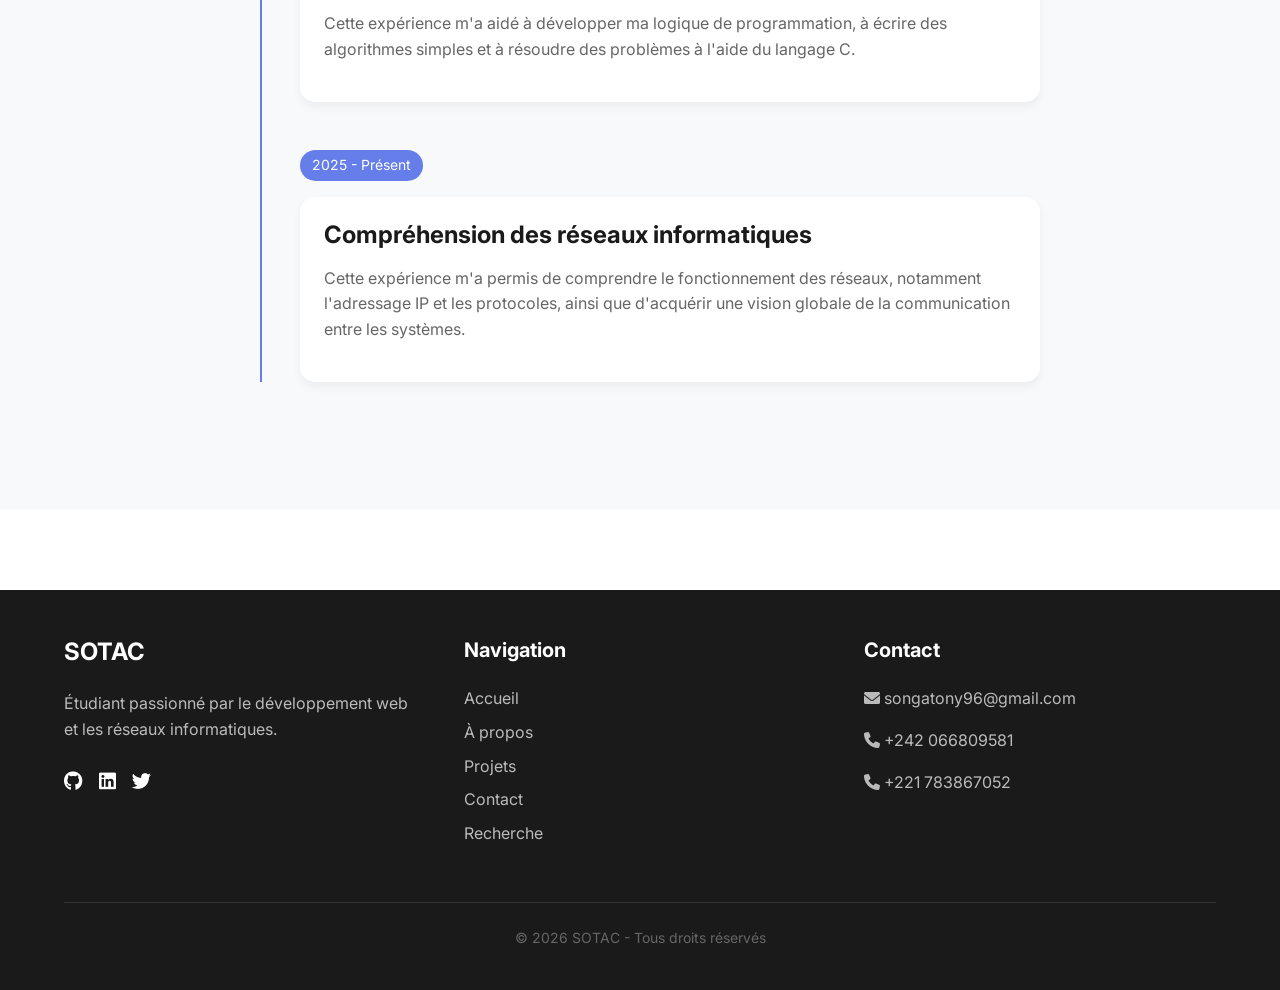
<file: pages/à-propos.html>
<!DOCTYPE html>
<html lang="fr">
<head>
    <meta charset="UTF-8">
    <meta name="viewport" content="width=device-width, initial-scale=1.0">
    <meta name="description" content="À propos de SOTAC - Étudiant en Génie Logiciel et Administration Réseaux. Découvrez mon parcours, mes compétences et ma passion pour le développement web.">
    <title>SOTAC - À propos</title>
    <link rel="stylesheet" href="../style.css/style.css">
    <link href="https://fonts.googleapis.com/css2?family=Inter:wght@300;400;500;600;700&display=swap" rel="stylesheet">
    <link rel="stylesheet" href="https://cdnjs.cloudflare.com/ajax/libs/font-awesome/6.0.0-beta3/css/all.min.css">
</head>
<body>
    <header>
        <div class="logo-container">
            <h1 class="logo">SOTAC</h1>
        </div>
        <nav>
            <ul class="nav-menu">
                <li><a href="../index.html">Accueil</a></li>
                <li><a href="pages/propos.html" class="active">À propos</a></li>
                <li><a href="../pages/projets.html">Projets</a></li>
                <li><a href="../pages/contact.html">Contact</a></li>
                <li><a href="../pages/recherche.html">Recherche</a></li>
            </ul>
            <div class="hamburger">
                <span></span>
                <span></span>
                <span></span>
            </div>
        </nav>
    </header>

    <main>
        <section class="page-header">
            <div class="container">
                <h1>À propos de moi</h1>
                <p>Découvrez mon parcours et ma passion pour le développement web</p>
            </div>
        </section>

        <section class="about-section">
            <div class="container">
                <div class="about-grid">
                    <div class="about-image">
                        <img src="../image/WhatsApp Image 2026-04-07 at 22.51.41.jpeg" alt="SOTAC">
                    </div>
                    <div class="about-content">
                        <h2>Qui suis-je ?</h2>
                        <p>Étudiant en <strong>Génie Logiciel et Administration Réseaux</strong>.</p>
                        <p>Ma passion pour le code et le design m'a poussé à constamment apprendre et maîtriser les dernières technologies du web. Je crois que chaque projet est une opportunité d'apprendre quelque chose de nouveau.</p>
                        
                        <div class="skills">
                            <h3>Compétences techniques</h3>
                            <div class="skills-grid">
                                <div class="skill">
                                    <span>HTML/CSS</span>
                                    <div class="progress-bar"><div class="progress" style="width: 95%"></div></div>
                                </div>
                                <div class="skill">
                                    <span>JavaScript</span>
                                    <div class="progress-bar"><div class="progress" style="width: 90%"></div></div>
                                </div>
                                <div class="skill">
                                    <span>MySQL</span>
                                    <div class="progress-bar"><div class="progress" style="width: 85%"></div></div>
                                </div>
                                <div class="skill">
                                    <span>PHP</span>
                                    <div class="progress-bar"><div class="progress" style="width: 80%"></div></div>
                                </div>
                            </div>
                        </div>
                    </div>
                </div>
            </div>
        </section>

        <section class="journey">
            <div class="container">
                <div class="section-header">
    
                    
                    <h2>Mon parcours</h2>
                </div>
                <div class="timeline">
                    <div class="timeline-item">
                        <div class="year">2024 - 2025</div>
                        <div class="content">
                            <h3>Maitrise des bases du développement web</h3>
                            <p>Cette expérience m'a permis de créer des pages web structurées en HTML et CSS, d'organiser le contenu et de réaliser des interfaces simples et lisibles.</p>
                        </div>
                    </div>
                    <div class="timeline-item">
                        <div class="year">2025 - 2026</div>
                        <div class="content">
                            <h3>Notions en programmation en Langage C</h3>
                            <p>Cette expérience m'a aidé à développer ma logique de programmation, à écrire des algorithmes simples et à résoudre des problèmes à l'aide du langage C.</p>
                        </div>
                    </div>
                    <div class="timeline-item">
                        <div class="year">2025 - Présent</div>
                        <div class="content">
                            <h3>Compréhension des réseaux informatiques</h3>
                            <p>Cette expérience m'a permis de comprendre le fonctionnement des réseaux, notamment l'adressage IP et les protocoles, ainsi que d'acquérir une vision globale de la communication entre les systèmes.</p>
                        </div>
                    </div>
                </div>
            </div>
        </section>
    </main>

    <footer>
        <div class="footer-content">
            <div class="footer-section">
                <h3>SOTAC</h3>
                <p>Étudiant passionné par le développement web et les réseaux informatiques.</p>
                <div class="social-links">
                    <a href="#" aria-label="GitHub"><i class="fab fa-github"></i></a>
                    <a href="#" aria-label="LinkedIn"><i class="fab fa-linkedin"></i></a>
                    <a href="#" aria-label="Twitter"><i class="fab fa-twitter"></i></a>
                </div>
            </div>
            <div class="footer-section">
                <h4>Navigation</h4>
                <ul>
                    <li><a href="../index.html">Accueil</a></li>
                    <li><a href="../pages/à-propos.html">À propos</a></li>
                    <li><a href="../pages/projets.html">Projets</a></li>
                    <li><a href="../pages/contact.html">Contact</a></li>
                    <li><a href="../pages/recherche.html">Recherche</a></li>
                </ul>
            </div>
            <div class="footer-section">
                <h4>Contact</h4>
                <p><i class="fas fa-envelope"></i> songatony96@gmail.com</p>
                <p><i class="fas fa-phone"></i> +242 066809581</p>
                <p><i class="fas fa-phone"></i> +221 783867052</p>
            </div>
        </div>
        <div class="footer-bottom">
            <p>&copy; 2026 SOTAC - Tous droits réservés</p>
        </div>
    </footer>
</body>
</html>
</file>
<file: style.css/style.css>
/* ============================================
   STYLE CSS COMPLET POUR PORTFOLIO SOTAC
   ============================================ */

/* ========== 1. VARIABLES & RESET ========== */
:root {
    --color-primary: #667eea;
    --color-primary-dark: #5a67d8;
    --color-secondary: #764ba2;
    --color-dark: #1a1a1a;
    --color-gray: #666;
    --color-light: #f8f9fa;
    --color-white: #ffffff;
    --color-bg: #f5f7fa;
    
    --spacing-xs: 0.5rem;
    --spacing-sm: 1rem;
    --spacing-md: 1.5rem;
    --spacing-lg: 2rem;
    --spacing-xl: 3rem;
    --spacing-xxl: 5rem;
}

* {
    margin: 0;
    padding: 0;
    box-sizing: border-box;
}

html {
    font-size: 100%;
    scroll-behavior: smooth;
}

body {
    font-family: 'Inter', sans-serif;
    line-height: 1.6;
    color: var(--color-dark);
    background-color: var(--color-white);
}

/* ========== 2. TYPOGRAPHIE ========== */
h1, h2, h3, h4 {
    line-height: 1.2;
    margin-bottom: var(--spacing-sm);
}

h1 {
    font-size: 2.5rem;
}
h2 {
    font-size: 2rem;
}
h3 {
    font-size: 1.5rem;
}
h4 {
    font-size: 1.25rem;
}
p {
    color: var(--color-gray);
    margin-bottom: var(--spacing-sm);
}

.container {
    max-width: 75rem;
    margin: 0 auto;
    width: 90%;
    padding: 0 var(--spacing-sm);
}

/* ========== 3. HEADER & NAVIGATION ========== */
header {
    background: rgba(255, 255, 255, 0.95);
    backdrop-filter: blur(10px);
    box-shadow: 0 2px 20px rgba(0, 0, 0, 0.1);
    position: fixed;
    width: 100%;
    top: 0;
    z-index: 1000;
    display: flex;
    justify-content: space-between;
    align-items: center;
    padding: var(--spacing-sm) 5%;
}

.logo {
    font-size: 1.8rem;
    font-weight: 700;
    background: linear-gradient(135deg, var(--color-primary) 0%, var(--color-secondary) 100%);
    -webkit-background-clip: text;
    background-clip: text;
    color: transparent;
}

.nav-menu {
    display: flex;
    list-style: none;
    gap: var(--spacing-lg);
}

.nav-menu a {
    text-decoration: none;
    color: var(--color-dark);
    font-weight: 500;
    transition: color 0.3s ease;
}

.nav-menu a:hover,
.nav-menu a.active {
    color: var(--color-primary);
}

.hamburger {
    display: none;
    flex-direction: column;
    cursor: pointer;
}
.hamburger span {
    width: 25px;
    height: 3px;
    background: var(--color-dark);
    margin: 3px 0;
}

main {
    margin-top: 5rem;
}

/* ========== 4. PAGE HEADER ========== */
.page-header {
    background: linear-gradient(135deg, var(--color-primary) 0%, var(--color-secondary) 100%);
    color: var(--color-white);
    text-align: center;
    padding: var(--spacing-xl) 5%;
}
.page-header h1 {
    color: var(--color-white);
}
.page-header p {
    color: rgba(255,255,255,0.9);
}

/* ========== 5. HERO SECTION ========== */
.hero {
    min-height: 90vh;
    display: flex;
    align-items: center;
    padding: var(--spacing-xxl) 5%;
    background: linear-gradient(135deg, #f5f7fa 0%, #c3cfe2 100%);
}
.hero-content {
    display: grid;
    grid-template-columns: 1fr 1fr;
    gap: var(--spacing-xl);
    align-items: center;
    max-width: 75rem;
    margin: 0 auto;
    width: 100%;
}
.hero-text .badge {
    display: inline-block;
    background: rgba(102,126,234,0.1);
    color: var(--color-primary);
    padding: var(--spacing-sm) var(--spacing-md);
    border-radius: 25px;
    font-weight: 600;
    margin-bottom: var(--spacing-sm);
}
.hero-text h1 {
    font-size: 3rem;
    margin-bottom: var(--spacing-sm);
}
.hero-text h2 {
    font-size: 1.5rem;
    margin-bottom: var(--spacing-md);
}
.highlight {
    background: linear-gradient(135deg, var(--color-primary) 0%, var(--color-secondary) 100%);
    -webkit-background-clip: text;
    background-clip: text;
    color: transparent;
}
.hero-text p {
    font-size: 1.1rem;
    margin-bottom: var(--spacing-lg);
}
.hero-buttons {
    display: flex;
    gap: var(--spacing-sm);
    flex-wrap: wrap;
}
.btn {
    padding: 0.8rem var(--spacing-lg);
    border-radius: 50px;
    text-decoration: none;
    font-weight: 600;
    transition: all 0.3s ease;
    display: inline-block;
    border: none;
    cursor: pointer;
}
.btn-primary {
    background: linear-gradient(135deg, var(--color-primary) 0%, var(--color-secondary) 100%);
    color: white;
}
.btn-primary:hover {
    transform: translateY(-2px);
    box-shadow: 0 10px 20px rgba(102,126,234,0.3);
}
.btn-secondary {
    background: transparent;
    color: var(--color-primary);
    border: 2px solid var(--color-primary);
}
.btn-secondary:hover {
    background: var(--color-primary);
    color: white;
}
.hero-image {
    position: relative;
}
.hero-image img {
    width: 100%;
    border-radius: 20px;
    box-shadow: 0 20px 40px rgba(0,0,0,0.1);
}
.floating-card {
    position: absolute;
    bottom: -20px;
    right: -20px;
    background: white;
    padding: var(--spacing-sm);
    border-radius: 15px;
    text-align: center;
    box-shadow: 0 10px 20px rgba(0,0,0,0.1);
}
.floating-card .number {
    font-size: 1.5rem;
    font-weight: 700;
    color: var(--color-primary);
}

/* ========== 6. SERVICES SECTION ========== */
.services {
    padding: var(--spacing-xxl) 5%;
    background: var(--color-white);
}
.section-header {
    text-align: center;
    margin-bottom: var(--spacing-xl);
}
.subtitle {
    color: var(--color-primary);
    font-weight: 600;
    text-transform: uppercase;
    letter-spacing: 2px;
    font-size: 0.9rem;
}
.section-header h2 {
    margin-top: var(--spacing-xs);
}
.services-grid {
    display: grid;
    grid-template-columns: repeat(auto-fit, minmax(300px, 1fr));
    gap: var(--spacing-lg);
}
.service-card {
    background: var(--color-light);
    padding: var(--spacing-lg);
    border-radius: 15px;
    text-align: center;
    transition: all 0.3s ease;
}
.service-card:hover {
    transform: translateY(-10px);
    box-shadow: 0 20px 40px rgba(0,0,0,0.1);
}
.service-card .icon {
    font-size: 3rem;
    margin-bottom: var(--spacing-sm);
}
.service-card .icon i {
    color: var(--color-primary);
}
.skill-bar-container {
    margin-top: var(--spacing-md);
}
.skill-bar {
    background: #e0e0e0;
    height: 10px;
    border-radius: 5px;
    overflow: hidden;
}
.skill-progress {
    background: linear-gradient(135deg, var(--color-primary) 0%, var(--color-secondary) 100%);
    height: 100%;
    border-radius: 5px;
}

/* ========== 7. STATS SECTION ========== */
.stats {
    background: linear-gradient(135deg, var(--color-primary) 0%, var(--color-secondary) 100%);
    padding: var(--spacing-xl) 5%;
}
.stats-container {
    display: grid;
    grid-template-columns: repeat(auto-fit, minmax(200px, 1fr));
    gap: var(--spacing-lg);
    text-align: center;
    max-width: 75rem;
    margin: 0 auto;
}
.stat-number {
    font-size: 2.5rem;
    font-weight: 700;
    display: block;
    margin-bottom: var(--spacing-xs);
    color: white;
}
.stat-label {
    color: rgba(255,255,255,0.9);
}

/* ========== 8. EXPÉRIENCES SECTION ========== */
.experiences {
    padding: var(--spacing-xxl) 5%;
    background: var(--color-light);
}
.experiences-grid {
    display: grid;
    grid-template-columns: repeat(auto-fit, minmax(300px, 1fr));
    gap: var(--spacing-lg);
}
.experience-card {
    background: white;
    padding: var(--spacing-lg);
    border-radius: 15px;
    box-shadow: 0 5px 10px rgba(0,0,0,0.05);
}
.experience-header {
    display: flex;
    align-items: flex-start;
    gap: var(--spacing-sm);
    margin-bottom: var(--spacing-md);
    flex-wrap: wrap;
}
.experience-header i {
    font-size: 2rem;
    color: var(--color-primary);
}
.experience-header h3 {
    margin-bottom: 0;
    font-size: 1.25rem;
}
.company {
    color: var(--color-gray);
    font-size: 0.875rem;
}
.date {
    margin-left: auto;
    color: var(--color-primary);
    font-weight: 600;
}

/* ========== 9. FORMULAIRES SECTION ========== */
.form-section {
    padding: var(--spacing-xxl) 5%;
    background: var(--color-white);
}
.form-card {
    max-width: 600px;
    margin: 0 auto var(--spacing-xl);
    background: var(--color-light);
    padding: var(--spacing-xl);
    border-radius: 20px;
    box-shadow: 0 5px 15px rgba(0,0,0,0.05);
}
.form-header {
    text-align: center;
    margin-bottom: var(--spacing-lg);
}
.form-header i {
    font-size: 2.5rem;
    color: var(--color-primary);
    margin-bottom: var(--spacing-sm);
}
.form-group {
    display: flex;
    flex-direction: column;
    gap: var(--spacing-xs);
    margin-bottom: var(--spacing-md);
}
.form-group label {
    font-weight: 600;
    font-size: 0.875rem;
}
.form-group input,
.form-group select,
.form-group textarea {
    padding: 0.75rem;
    border: 1px solid #ddd;
    border-radius: 10px;
    font-family: inherit;
    font-size: 1rem;
}
.form-group input:focus,
.form-group select:focus,
.form-group textarea:focus {
    outline: none;
    border-color: var(--color-primary);
}
.form-row {
    display: grid;
    grid-template-columns: 1fr 1fr;
    gap: var(--spacing-md);
}
.search-card {
    max-width: 800px;
}
.contact-info-section {
    padding: var(--spacing-xl) 5%;
    background: var(--color-light);
}
.contact-info-grid {
    display: grid;
    grid-template-columns: repeat(auto-fit, minmax(250px, 1fr));
    gap: var(--spacing-lg);
    text-align: center;
}
.contact-card {
    background: white;
    padding: var(--spacing-lg);
    border-radius: 15px;
}
.contact-card i {
    font-size: 2rem;
    color: var(--color-primary);
    margin-bottom: var(--spacing-sm);
}

/* ========== 10. PROJETS SECTION ========== */
.projects-section {
    padding: var(--spacing-xxl) 5%;
}
.projects-grid {
    display: grid;
    grid-template-columns: repeat(auto-fill, minmax(350px, 1fr));
    gap: var(--spacing-lg);
}
.project-card {
    background: white;
    border-radius: 15px;
    overflow: hidden;
    box-shadow: 0 10px 20px rgba(0,0,0,0.1);
    transition: all 0.3s ease;
}
.project-card:hover {
    transform: translateY(-5px);
}
.project-image {
    height: 250px;
    overflow: hidden;
}
.project-image img {
    width: 100%;
    height: 100%;
    object-fit: cover;
}
.project-overlay {
    position: absolute;
    top: 0;
    left: 0;
    width: 100%;
    height: 100%;
    background: rgba(102,126,234,0.9);
    display: flex;
    align-items: center;
    justify-content: center;
    opacity: 0;
}
.project-card:hover .project-overlay {
    opacity: 1;
}
.btn-view {
    background: white;
    color: var(--color-primary);
    padding: 0.8rem 1.5rem;
    border-radius: 25px;
    text-decoration: none;
}
.project-info {
    padding: var(--spacing-md);
}
.project-tags {
    display: flex;
    flex-wrap: wrap;
    gap: var(--spacing-xs);
    margin-bottom: var(--spacing-sm);
}
.project-tags span {
    background: rgba(102,126,234,0.1);
    color: var(--color-primary);
    padding: 0.25rem 0.75rem;
    border-radius: 15px;
    font-size: 0.75rem;
}
.project-meta {
    display: flex;
    justify-content: space-between;
    align-items: center;
    margin-top: var(--spacing-md);
}
.project-link {
    color: var(--color-primary);
    text-decoration: none;
    font-weight: 600;
}

/* ========== 11. ABOUT PAGE ========== */
.about-section {
    padding: var(--spacing-xxl) 5%;
}
.about-grid {
    display: grid;
    grid-template-columns: 1fr 1fr;
    gap: var(--spacing-xl);
    align-items: start;
}
.about-image img {
    width: 100%;
    border-radius: 20px;
}
.skills {
    margin-top: var(--spacing-lg);
}
.skill {
    margin-bottom: var(--spacing-sm);
}
.skill span {
    display: block;
    margin-bottom: var(--spacing-xs);
    font-weight: 500;
}
.progress-bar {
    background: #e0e0e0;
    height: 10px;
    border-radius: 5px;
    overflow: hidden;
}
.progress {
    background: linear-gradient(135deg, var(--color-primary) 0%, var(--color-secondary) 100%);
    height: 100%;
    border-radius: 5px;
}
.journey {
    background: var(--color-light);
    padding: var(--spacing-xxl) 5%;
}
.timeline {
    max-width: 800px;
    margin: 0 auto;
    position: relative;
}
.timeline::before {
    content: '';
    position: absolute;
    left: 20px;
    width: 2px;
    height: 100%;
    background: var(--color-primary);
}
.timeline-item {
    margin-bottom: var(--spacing-xl);
    position: relative;
    padding-left: 60px;
}
.timeline-item .year {
    background: var(--color-primary);
    color: white;
    padding: 0.25rem 0.75rem;
    border-radius: 20px;
    display: inline-block;
    margin-bottom: var(--spacing-sm);
    font-size: 0.875rem;
}
.timeline-item .content {
    background: white;
    padding: var(--spacing-md);
    border-radius: 15px;
    box-shadow: 0 5px 10px rgba(0,0,0,0.05);
}

/* ========== 12. SEARCH RESULTS ========== */
.search-results {
    margin-top: var(--spacing-xl);
}
.search-results .section-header {
    margin-bottom: var(--spacing-lg);
}

/* ========== 13. FOOTER ========== */
footer {
    background: var(--color-dark);
    color: white;
    padding: var(--spacing-xl) 5% var(--spacing-md);
    margin-top: var(--spacing-xxl);
}
.footer-content {
    display: flex;
    justify-content: space-between;
    flex-wrap: wrap;
    gap: var(--spacing-xl);
    max-width: 75rem;
    margin: 0 auto;
}
.footer-section {
    flex: 1;
    min-width: 200px;
}
.footer-section h3, .footer-section h4 {
    color: white;
    margin-bottom: var(--spacing-md);
}
.footer-section p {
    color: rgba(255,255,255,0.7);
}
.footer-section ul {
    list-style: none;
}
.footer-section ul li {
    margin-bottom: var(--spacing-xs);
}
.footer-section ul li a {
    color: rgba(255,255,255,0.7);
    text-decoration: none;
}
.footer-section ul li a:hover {
    color: white;
}
.social-links {
    display: flex;
    gap: var(--spacing-sm);
    margin-top: var(--spacing-md);
}
.social-links a {
    color: white;
    font-size: 1.2rem;
}
.footer-bottom {
    text-align: center;
    padding-top: var(--spacing-md);
    margin-top: var(--spacing-xl);
    border-top: 1px solid rgba(255,255,255,0.1);
    font-size: 0.875rem;
    color: rgba(255,255,255,0.5);
}

/* ========== 14. MEDIA QUERIES ========== */
@media (max-width: 768px) {
    .hamburger {
        display: flex;
    }
    .nav-menu {
        position: fixed;
        top: 70px;
        left: -100%;
        width: 100%;
        height: calc(100vh - 70px);
        background: white;
        flex-direction: column;
        align-items: center;
        padding: var(--spacing-xl);
        transition: left 0.3s;
    }
    .nav-menu.active {
        left: 0;
    }
    .hero-content {
        grid-template-columns: 1fr;
        text-align: center;
    }
    .hero-buttons {
        justify-content: center;
    }
    .about-grid {
        grid-template-columns: 1fr;
    }
    .form-row {
        grid-template-columns: 1fr;
    }
    .footer-content {
        flex-direction: column;
        text-align: center;
    }
    .social-links {
        justify-content: center;
    }
}
</file>
